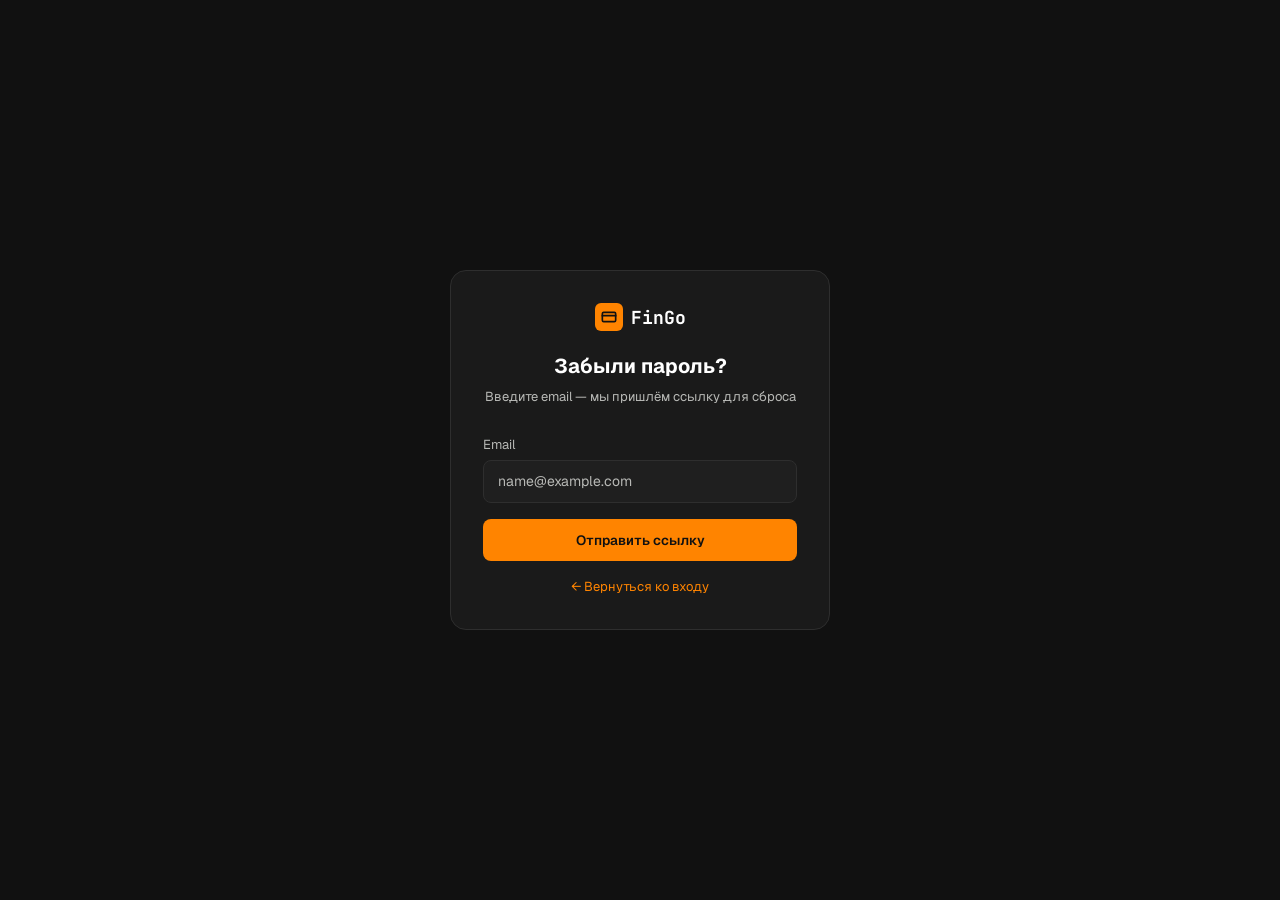
<file: web/forgot-password.html>
<!DOCTYPE html>
<html lang="ru">
<head>
  <meta charset="UTF-8" />
  <meta name="viewport" content="width=device-width, initial-scale=1.0" />
  <title>FinGo — Восстановление пароля</title>
  <link rel="preconnect" href="https://fonts.googleapis.com" />
  <link rel="preconnect" href="https://fonts.gstatic.com" crossorigin />
  <link rel="stylesheet" href="https://fonts.googleapis.com/css2?family=JetBrains+Mono:wght@400;500;600;700&family=Geist:wght@400;500;600;700&display=swap" />
  <link rel="stylesheet" href="css/style.css?v=2" />
</head>
<body>
  <div class="auth-page">
    <div class="auth-card">
      <div class="auth-header">
        <div class="auth-logo">
          <div class="logo-icon">
            <svg width="16" height="16" viewBox="0 0 24 24" fill="none" stroke="#111" stroke-width="2.5" stroke-linecap="round" stroke-linejoin="round">
              <rect x="2" y="5" width="20" height="14" rx="2"/><line x1="2" y1="10" x2="22" y2="10"/>
            </svg>
          </div>
          FinGo
        </div>
        <h1 class="auth-title">Забыли пароль?</h1>
        <p class="auth-subtitle">Введите email — мы пришлём ссылку для сброса</p>
      </div>

      <div id="successBox" style="display:none;color:#16a34a;font-size:13px;margin-bottom:16px;padding:12px 14px;background:rgba(22,163,74,0.08);border-radius:8px;border:1px solid rgba(22,163,74,0.3)">
        Если аккаунт с таким email существует, письмо со ссылкой для сброса пароля отправлено. Проверьте почту.
      </div>

      <form id="forgotForm" onsubmit="handleForgot(event)">
        <div class="form-group">
          <label class="form-label">Email</label>
          <input type="email" id="email" class="form-input" placeholder="name@example.com" required />
        </div>

        <div id="forgotError" style="display:none;color:var(--destructive);font-size:13px;margin-bottom:12px;padding:10px 14px;background:rgba(255,92,51,0.1);border-radius:8px;border:1px solid rgba(255,92,51,0.3)"></div>

        <button type="submit" id="forgotBtn" class="btn btn-primary" style="width:100%;justify-content:center;padding:11px;">
          Отправить ссылку
        </button>
      </form>

      <p class="auth-footer">
        <a href="/">← Вернуться ко входу</a>
      </p>
    </div>
  </div>

  <script>
    async function handleForgot(e) {
      e.preventDefault();
      const btn = document.getElementById('forgotBtn');
      const errBox = document.getElementById('forgotError');
      const successBox = document.getElementById('successBox');

      btn.disabled = true;
      btn.textContent = 'Отправка...';
      errBox.style.display = 'none';
      successBox.style.display = 'none';

      try {
        const res = await fetch('/api/auth/forgot-password', {
          method: 'POST',
          headers: { 'Content-Type': 'application/json' },
          body: JSON.stringify({ email: document.getElementById('email').value }),
        });

        if (res.ok) {
          document.getElementById('forgotForm').style.display = 'none';
          successBox.style.display = 'block';
          return;
        }

        const data = await res.json().catch(() => ({}));
        errBox.textContent = data.message || 'Ошибка сервера';
        errBox.style.display = 'block';
      } catch {
        // Бэкенд недоступен — показываем success (dev-режим)
        document.getElementById('forgotForm').style.display = 'none';
        successBox.style.display = 'block';
      } finally {
        btn.disabled = false;
        btn.textContent = 'Отправить ссылку';
      }
    }
  </script>
</body>
</html>
</file>
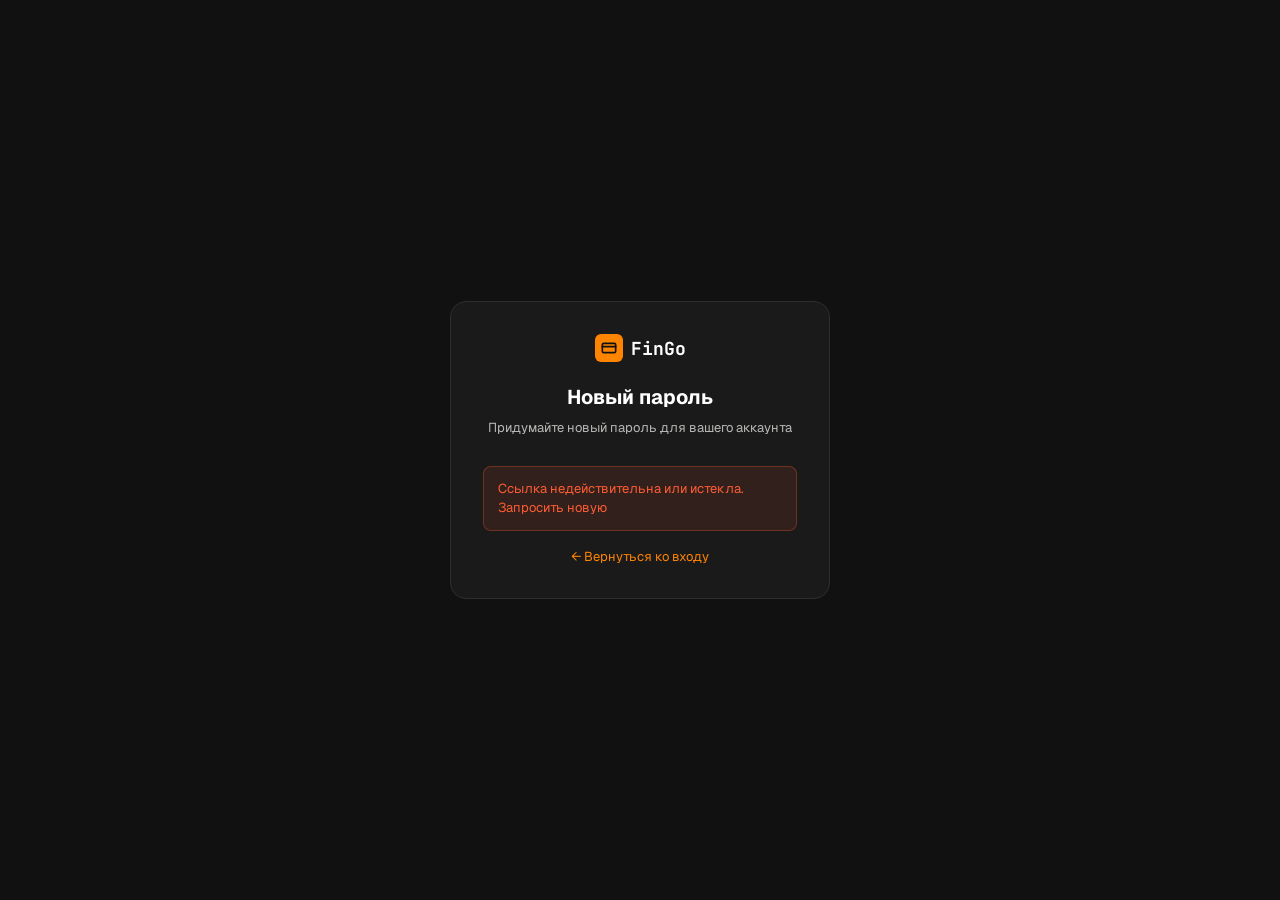
<file: web/reset-password.html>
<!DOCTYPE html>
<html lang="ru">
<head>
  <meta charset="UTF-8" />
  <meta name="viewport" content="width=device-width, initial-scale=1.0" />
  <title>FinGo — Новый пароль</title>
  <link rel="preconnect" href="https://fonts.googleapis.com" />
  <link rel="preconnect" href="https://fonts.gstatic.com" crossorigin />
  <link rel="stylesheet" href="https://fonts.googleapis.com/css2?family=JetBrains+Mono:wght@400;500;600;700&family=Geist:wght@400;500;600;700&display=swap" />
  <link rel="stylesheet" href="css/style.css?v=2" />
</head>
<body>
  <div class="auth-page">
    <div class="auth-card">
      <div class="auth-header">
        <div class="auth-logo">
          <div class="logo-icon">
            <svg width="16" height="16" viewBox="0 0 24 24" fill="none" stroke="#111" stroke-width="2.5" stroke-linecap="round" stroke-linejoin="round">
              <rect x="2" y="5" width="20" height="14" rx="2"/><line x1="2" y1="10" x2="22" y2="10"/>
            </svg>
          </div>
          FinGo
        </div>
        <h1 class="auth-title">Новый пароль</h1>
        <p class="auth-subtitle">Придумайте новый пароль для вашего аккаунта</p>
      </div>

      <!-- Невалидный/просроченный токен -->
      <div id="invalidTokenBox" style="display:none;color:var(--destructive);font-size:13px;margin-bottom:16px;padding:12px 14px;background:rgba(255,92,51,0.1);border-radius:8px;border:1px solid rgba(255,92,51,0.3)">
        Ссылка недействительна или истекла. <a href="/forgot-password">Запросить новую</a>
      </div>

      <!-- Успех -->
      <div id="successBox" style="display:none;color:#16a34a;font-size:13px;margin-bottom:16px;padding:12px 14px;background:rgba(22,163,74,0.08);border-radius:8px;border:1px solid rgba(22,163,74,0.3)">
        Пароль успешно изменён. <a href="/">Войти</a>
      </div>

      <form id="resetForm" onsubmit="handleReset(event)">
        <div class="form-group">
          <label class="form-label">Новый пароль</label>
          <div class="input-wrapper">
            <input type="password" id="pwd" class="form-input" placeholder="Минимум 6 символов" required minlength="6" />
            <span class="input-icon" onclick="togglePwd('pwd', 'eye-icon-1')">
              <svg id="eye-icon-1" viewBox="0 0 24 24"><path d="M1 12s4-8 11-8 11 8 11 8-4 8-11 8-11-8-11-8z"/><circle cx="12" cy="12" r="3"/></svg>
            </span>
          </div>
        </div>

        <div class="form-group">
          <label class="form-label">Повторите пароль</label>
          <div class="input-wrapper">
            <input type="password" id="pwd2" class="form-input" placeholder="••••••••" required />
            <span class="input-icon" onclick="togglePwd('pwd2', 'eye-icon-2')">
              <svg id="eye-icon-2" viewBox="0 0 24 24"><path d="M1 12s4-8 11-8 11 8 11 8-4 8-11 8-11-8-11-8z"/><circle cx="12" cy="12" r="3"/></svg>
            </span>
          </div>
        </div>

        <div id="resetError" style="display:none;color:var(--destructive);font-size:13px;margin-bottom:12px;padding:10px 14px;background:rgba(255,92,51,0.1);border-radius:8px;border:1px solid rgba(255,92,51,0.3)"></div>

        <button type="submit" id="resetBtn" class="btn btn-primary" style="width:100%;justify-content:center;padding:11px;">
          Сохранить пароль
        </button>
      </form>

      <p class="auth-footer" id="footerLink">
        <a href="/">← Вернуться ко входу</a>
      </p>
    </div>
  </div>

  <script>
    const token = new URLSearchParams(window.location.search).get('token');

    if (!token) {
      document.getElementById('resetForm').style.display = 'none';
      document.getElementById('invalidTokenBox').style.display = 'block';
    }

    function togglePwd(inputId, iconId) {
      const input = document.getElementById(inputId);
      const icon = document.getElementById(iconId);
      if (input.type === 'password') {
        input.type = 'text';
        icon.innerHTML = '<path d="M17.94 17.94A10.07 10.07 0 0112 20c-7 0-11-8-11-8a18.45 18.45 0 015.06-5.94"/><path d="M9.9 4.24A9.12 9.12 0 0112 4c7 0 11 8 11 8a18.5 18.5 0 01-2.16 3.19"/><line x1="1" y1="1" x2="23" y2="23"/>';
      } else {
        input.type = 'password';
        icon.innerHTML = '<path d="M1 12s4-8 11-8 11 8 11 8-4 8-11 8-11-8-11-8z"/><circle cx="12" cy="12" r="3"/>';
      }
    }

    async function handleReset(e) {
      e.preventDefault();
      const btn = document.getElementById('resetBtn');
      const errBox = document.getElementById('resetError');
      const pwd = document.getElementById('pwd').value;
      const pwd2 = document.getElementById('pwd2').value;

      errBox.style.display = 'none';

      if (pwd !== pwd2) {
        errBox.textContent = 'Пароли не совпадают';
        errBox.style.display = 'block';
        return;
      }

      btn.disabled = true;
      btn.textContent = 'Сохранение...';

      try {
        const res = await fetch('/api/auth/reset-password', {
          method: 'POST',
          headers: { 'Content-Type': 'application/json' },
          body: JSON.stringify({ token, new_password: pwd }),
        });

        if (res.ok || res.status === 204) {
          document.getElementById('resetForm').style.display = 'none';
          document.getElementById('successBox').style.display = 'block';
          return;
        }

        if (res.status === 400) {
          document.getElementById('resetForm').style.display = 'none';
          document.getElementById('invalidTokenBox').style.display = 'block';
          return;
        }

        const data = await res.json().catch(() => ({}));
        errBox.textContent = data.message || 'Ошибка сервера';
        errBox.style.display = 'block';
      } catch {
        errBox.textContent = 'Не удалось подключиться к серверу';
        errBox.style.display = 'block';
      } finally {
        btn.disabled = false;
        btn.textContent = 'Сохранить пароль';
      }
    }
  </script>
</body>
</html>
</file>
<file: web/css/style.css>
*, *::before, *::after { box-sizing: border-box; margin: 0; padding: 0; }

/* ─── ALPINE: скрыть до инициализации ────────────── */
[x-cloak] { display: none !important; }

/* ─── SKELETON LOADER ────────────────────────────── */
@keyframes shimmer {
  0%   { background-position: -600px 0; }
  100% { background-position: 600px 0; }
}
.skeleton {
  background: linear-gradient(90deg, #1f1f1f 25%, #2a2a2a 50%, #1f1f1f 75%);
  background-size: 600px 100%;
  animation: shimmer 1.4s infinite;
  border-radius: 8px;
}
.skeleton-text  { height: 14px; margin-bottom: 8px; }
.skeleton-title { height: 36px; width: 220px; margin-bottom: 16px; }
.skeleton-card  { height: 100px; border-radius: 12px; }
.skeleton-row   { height: 48px; border-radius: 6px; margin-bottom: 4px; }

/* ─── ERROR STATE ────────────────────────────────── */
.error-state {
  display: flex; flex-direction: column; align-items: center;
  justify-content: center; gap: 12px; padding: 48px;
  color: var(--destructive); text-align: center;
}
.error-state p { font-size: 13px; color: var(--muted-fg); max-width: 320px; }

/* ─── SPINNER ────────────────────────────────────── */
.spinner {
  width: 20px; height: 20px; border-radius: 50%;
  border: 2px solid var(--border);
  border-top-color: var(--primary);
  animation: spin 0.7s linear infinite;
  flex-shrink: 0;
}
@keyframes spin { to { transform: rotate(360deg); } }

:root {
  --bg: #111111;
  --card: #1A1A1A;
  --border: #2E2E2E;
  --primary: #FF8400;
  --primary-dark: #cc6a00;
  --foreground: #FFFFFF;
  --muted: #2E2E2E;
  --muted-fg: #B8B9B6;
  --sidebar: #18181b;
  --sidebar-accent: #2a2a30;
  --sidebar-border: rgba(255,255,255,0.1);
  --destructive: #FF5C33;
  --success: #B6FFCE;
  --success-bg: #222924;
  --input-bg: #1f1f1f;
  --radius: 12px;
  --radius-sm: 8px;
  --font-mono: 'JetBrains Mono', monospace;
  --font-sans: 'Geist', 'Inter', sans-serif;
}

body {
  font-family: var(--font-sans);
  background: var(--bg);
  color: var(--foreground);
  min-height: 100vh;
  font-size: 14px;
  line-height: 1.5;
}

a { color: inherit; text-decoration: none; }
button { cursor: pointer; border: none; background: none; font: inherit; }
input, select, textarea { font: inherit; }

/* ─── LAYOUT ─────────────────────────────────────── */
.app-layout {
  display: flex;
  min-height: 100vh;
}

/* ─── SIDEBAR ────────────────────────────────────── */
.sidebar {
  width: 220px;
  flex-shrink: 0;
  background: var(--sidebar);
  border-right: 1px solid var(--sidebar-border);
  display: flex;
  flex-direction: column;
  padding: 20px 12px;
  gap: 4px;
  position: fixed;
  top: 0; left: 0; bottom: 0;
}

.sidebar-logo {
  display: flex;
  align-items: center;
  gap: 8px;
  padding: 8px 12px 20px;
  font-family: var(--font-mono);
  font-size: 16px;
  font-weight: 700;
  color: var(--foreground);
}

.sidebar-logo .logo-icon {
  width: 28px; height: 28px;
  background: var(--primary);
  border-radius: 6px;
  display: flex; align-items: center; justify-content: center;
  font-size: 14px;
}

.nav-item {
  display: flex;
  align-items: center;
  gap: 10px;
  padding: 9px 12px;
  border-radius: var(--radius-sm);
  color: var(--muted-fg);
  font-size: 13.5px;
  font-weight: 500;
  transition: all 0.15s;
}

.nav-item:hover {
  background: var(--sidebar-accent);
  color: var(--foreground);
}

.nav-item.active {
  background: var(--sidebar-accent);
  color: var(--foreground);
}

.nav-item svg {
  width: 16px; height: 16px;
  flex-shrink: 0;
  stroke: currentColor;
  fill: none;
  stroke-width: 2;
  stroke-linecap: round;
  stroke-linejoin: round;
}

.sidebar-spacer { flex: 1; }

/* ─── MAIN CONTENT ───────────────────────────────── */
.main-content {
  flex: 1;
  margin-left: 220px;
  padding: 32px;
  min-height: 100vh;
  max-width: calc(100vw - 220px);
}

.page-header {
  display: flex;
  align-items: flex-start;
  justify-content: space-between;
  margin-bottom: 28px;
}

.page-title h1 {
  font-family: var(--font-mono);
  font-size: 32px;
  font-weight: 700;
  color: var(--foreground);
  line-height: 1.1;
}

.page-title p {
  color: var(--muted-fg);
  font-size: 13px;
  margin-top: 4px;
}

.page-date {
  color: var(--muted-fg);
  font-size: 13px;
  font-family: var(--font-mono);
}

/* ─── CARDS ──────────────────────────────────────── */
.card {
  background: var(--card);
  border: 1px solid var(--border);
  border-radius: var(--radius);
  padding: 20px 24px;
}

.card-sm { padding: 16px 20px; }

/* ─── STATS GRID ─────────────────────────────────── */
.stats-grid {
  display: grid;
  grid-template-columns: repeat(3, 1fr);
  gap: 16px;
  margin-bottom: 20px;
}

.stat-card {
  background: var(--card);
  border: 1px solid var(--border);
  border-radius: var(--radius);
  padding: 20px 24px;
}

.stat-label {
  font-size: 12px;
  color: var(--muted-fg);
  text-transform: uppercase;
  letter-spacing: 0.05em;
  margin-bottom: 8px;
}

.stat-value {
  font-family: var(--font-mono);
  font-size: 26px;
  font-weight: 700;
  color: var(--foreground);
}

.stat-badge {
  display: inline-flex;
  align-items: center;
  gap: 4px;
  font-size: 11px;
  font-weight: 600;
  padding: 3px 8px;
  border-radius: 20px;
  margin-top: 8px;
}

.badge-up { background: #1a3d2a; color: #4ade80; }
.badge-down { background: #3d1a1a; color: #f87171; }
.badge-neutral { background: var(--muted); color: var(--muted-fg); }

/* ─── BUTTONS ────────────────────────────────────── */
.btn {
  display: inline-flex;
  align-items: center;
  gap: 6px;
  padding: 8px 16px;
  border-radius: var(--radius-sm);
  font-size: 13.5px;
  font-weight: 600;
  transition: all 0.15s;
  white-space: nowrap;
}

.btn-primary {
  background: var(--primary);
  color: #111;
}
.btn-primary:hover { background: var(--primary-dark); }

.btn-secondary {
  background: var(--muted);
  color: var(--foreground);
  border: 1px solid var(--border);
}
.btn-secondary:hover { background: #3a3a3a; }

.btn-ghost {
  background: transparent;
  color: var(--muted-fg);
  border: 1px solid var(--border);
}
.btn-ghost:hover { background: var(--muted); color: var(--foreground); }

.btn-danger {
  background: transparent;
  color: var(--destructive);
  border: 1px solid var(--destructive);
}
.btn-danger:hover { background: rgba(255,92,51,0.1); }

.btn svg {
  width: 15px; height: 15px;
  stroke: currentColor;
  fill: none;
  stroke-width: 2;
  stroke-linecap: round;
  stroke-linejoin: round;
}

/* ─── FORM ELEMENTS ──────────────────────────────── */
.form-group { margin-bottom: 16px; }

.form-label {
  display: block;
  font-size: 13px;
  color: var(--muted-fg);
  margin-bottom: 6px;
}

.form-input {
  width: 100%;
  background: var(--input-bg);
  border: 1px solid var(--border);
  border-radius: var(--radius-sm);
  padding: 10px 14px;
  color: var(--foreground);
  font-size: 14px;
  transition: border-color 0.15s;
}

.form-input:focus {
  outline: none;
  border-color: var(--primary);
}

.form-input::placeholder { color: var(--muted-fg); }

.input-wrapper {
  position: relative;
}

.input-icon {
  position: absolute;
  right: 12px; top: 50%;
  transform: translateY(-50%);
  color: var(--muted-fg);
  cursor: pointer;
}

.input-icon svg {
  width: 16px; height: 16px;
  stroke: currentColor;
  fill: none;
  stroke-width: 2;
  stroke-linecap: round;
  stroke-linejoin: round;
}

/* ─── TABLE ──────────────────────────────────────── */
.table-container {
  background: var(--card);
  border: 1px solid var(--border);
  border-radius: var(--radius);
  overflow: hidden;
}

table {
  width: 100%;
  border-collapse: collapse;
}

th {
  text-align: left;
  padding: 12px 16px;
  font-size: 12px;
  font-weight: 600;
  color: var(--muted-fg);
  text-transform: uppercase;
  letter-spacing: 0.05em;
  border-bottom: 1px solid var(--border);
}

td {
  padding: 12px 16px;
  border-bottom: 1px solid var(--border);
  font-size: 13.5px;
  color: var(--foreground);
}

tr:last-child td { border-bottom: none; }
tr:hover td { background: rgba(255,255,255,0.02); }

.amount-pos { color: #4ade80; font-family: var(--font-mono); font-weight: 600; }
.amount-neg { color: #f87171; font-family: var(--font-mono); font-weight: 600; }
.amount-neutral { font-family: var(--font-mono); }

/* ─── CATEGORY DOT ───────────────────────────────── */
.cat-dot {
  width: 10px; height: 10px;
  border-radius: 50%;
  flex-shrink: 0;
}

/* ─── TAG / BADGE ────────────────────────────────── */
.tag {
  display: inline-flex;
  align-items: center;
  gap: 4px;
  padding: 3px 10px;
  border-radius: 20px;
  font-size: 12px;
  font-weight: 500;
}

.tag-income { background: var(--success-bg); color: #4ade80; }
.tag-expense { background: #3d1a1a; color: #f87171; }

/* ─── PROGRESS BAR ───────────────────────────────── */
.progress-bar-wrap {
  background: var(--muted);
  border-radius: 4px;
  height: 6px;
  overflow: hidden;
  flex: 1;
}

.progress-bar {
  height: 100%;
  border-radius: 4px;
  background: var(--primary);
  transition: width 0.3s;
}

.progress-bar.over { background: var(--destructive); }
.progress-bar.warn { background: #FF8400; }
.progress-bar.ok { background: #4ade80; }

/* ─── FILTERS BAR ────────────────────────────────── */
.filters-bar {
  display: flex;
  align-items: center;
  gap: 8px;
  margin-bottom: 20px;
  flex-wrap: wrap;
}

.filter-chip {
  display: inline-flex;
  align-items: center;
  gap: 6px;
  padding: 6px 12px;
  border-radius: 20px;
  font-size: 12.5px;
  font-weight: 500;
  background: var(--muted);
  color: var(--foreground);
  border: 1px solid var(--border);
  cursor: pointer;
  transition: all 0.15s;
}

.filter-chip.active { background: var(--primary); color: #111; border-color: var(--primary); }
.filter-chip:hover:not(.active) { background: #3a3a3a; }

.filter-chip svg {
  width: 13px; height: 13px;
  stroke: currentColor;
  fill: none;
  stroke-width: 2;
  stroke-linecap: round;
  stroke-linejoin: round;
}

/* ─── PAGINATION ─────────────────────────────────── */
.pagination {
  display: flex;
  align-items: center;
  justify-content: flex-end;
  gap: 4px;
  padding: 12px 16px;
  border-top: 1px solid var(--border);
}

.page-btn {
  width: 32px; height: 32px;
  display: flex; align-items: center; justify-content: center;
  border-radius: var(--radius-sm);
  font-size: 13px;
  background: transparent;
  color: var(--muted-fg);
  border: 1px solid var(--border);
  transition: all 0.15s;
}

.page-btn.active { background: var(--primary); color: #111; border-color: var(--primary); }
.page-btn:hover:not(.active) { background: var(--muted); color: var(--foreground); }

/* ─── TOGGLE / TYPE SWITCH ───────────────────────── */
.type-toggle {
  display: inline-flex;
  background: var(--muted);
  border-radius: 20px;
  padding: 3px;
  gap: 2px;
}

.toggle-opt {
  padding: 6px 20px;
  border-radius: 20px;
  font-size: 13px;
  font-weight: 600;
  color: var(--muted-fg);
  transition: all 0.15s;
  cursor: pointer;
}

.toggle-opt.active {
  background: var(--primary);
  color: #111;
}

/* ─── SECTION HEADER ─────────────────────────────── */
.section-header {
  display: flex;
  align-items: center;
  justify-content: space-between;
  margin-bottom: 16px;
}

.section-title {
  font-size: 14px;
  font-weight: 600;
  color: var(--muted-fg);
  text-transform: uppercase;
  letter-spacing: 0.05em;
}

/* ─── TOTAL BALANCE CARD ─────────────────────────── */
.balance-card {
  background: var(--card);
  border: 1px solid var(--border);
  border-radius: var(--radius);
  padding: 28px 32px;
  margin-bottom: 20px;
}

.balance-label {
  font-size: 13px;
  color: var(--muted-fg);
  margin-bottom: 8px;
}

.balance-value {
  font-family: var(--font-mono);
  font-size: 40px;
  font-weight: 700;
  color: var(--foreground);
  line-height: 1;
}

/* ─── ACCOUNT ITEM ───────────────────────────────── */
.account-item {
  display: flex;
  align-items: center;
  gap: 16px;
  padding: 16px 20px;
  border: 1px solid var(--border);
  border-radius: var(--radius);
  margin-bottom: 10px;
  background: var(--card);
  transition: border-color 0.15s;
}

.account-item:hover { border-color: #444; }

.account-icon {
  width: 40px; height: 40px;
  border-radius: 10px;
  display: flex; align-items: center; justify-content: center;
  font-size: 18px;
  flex-shrink: 0;
}

.account-info { flex: 1; }
.account-name { font-weight: 600; font-size: 14px; }
.account-type { font-size: 12px; color: var(--muted-fg); margin-top: 2px; }
.account-amount { font-family: var(--font-mono); font-size: 15px; font-weight: 700; }

.account-actions { display: flex; gap: 6px; }
.icon-btn {
  width: 32px; height: 32px;
  display: flex; align-items: center; justify-content: center;
  border-radius: var(--radius-sm);
  background: var(--muted);
  color: var(--muted-fg);
  transition: all 0.15s;
}
.icon-btn:hover { background: #3a3a3a; color: var(--foreground); }
.icon-btn svg {
  width: 14px; height: 14px;
  stroke: currentColor; fill: none;
  stroke-width: 2; stroke-linecap: round; stroke-linejoin: round;
}

/* ─── RECURRING ITEM ─────────────────────────────── */
.recurring-item {
  display: flex;
  align-items: center;
  gap: 16px;
  padding: 14px 20px;
  border: 1px solid var(--border);
  border-radius: var(--radius);
  margin-bottom: 8px;
  background: var(--card);
}

.recurring-icon {
  width: 36px; height: 36px;
  border-radius: 8px;
  background: var(--muted);
  display: flex; align-items: center; justify-content: center;
  font-size: 16px;
}

.recurring-info { flex: 1; }
.recurring-name { font-weight: 600; font-size: 14px; }
.recurring-desc { font-size: 12px; color: var(--muted-fg); margin-top: 2px; }
.recurring-amount { font-family: var(--font-mono); font-weight: 700; font-size: 15px; margin-right: 16px; }

/* ─── CATEGORY ITEM ──────────────────────────────── */
.category-section {
  background: var(--card);
  border: 1px solid var(--border);
  border-radius: var(--radius);
  overflow: hidden;
  margin-bottom: 16px;
}

.category-section-header {
  display: flex;
  align-items: center;
  gap: 10px;
  padding: 14px 20px;
  cursor: pointer;
  user-select: none;
}

.category-section-title {
  font-weight: 600;
  font-size: 14px;
  flex: 1;
}

.category-count {
  font-size: 12px;
  color: var(--muted-fg);
  background: var(--muted);
  padding: 2px 8px;
  border-radius: 20px;
}

.category-item {
  display: flex;
  align-items: center;
  gap: 12px;
  padding: 12px 20px;
  border-top: 1px solid var(--border);
}

.category-item:hover { background: rgba(255,255,255,0.02); }

.cat-icon {
  width: 28px; height: 28px;
  border-radius: 50%;
  display: flex; align-items: center; justify-content: center;
}

.cat-name { flex: 1; font-size: 14px; }
.cat-actions { display: flex; gap: 6px; }

/* ─── CHART CONTAINER ────────────────────────────── */
.chart-container {
  position: relative;
  height: 200px;
}

.chart-legend {
  display: flex;
  gap: 16px;
  justify-content: flex-end;
  margin-bottom: 8px;
}

.legend-item {
  display: flex;
  align-items: center;
  gap: 6px;
  font-size: 12px;
  color: var(--muted-fg);
}

.legend-dot {
  width: 10px; height: 10px;
  border-radius: 2px;
}

/* ─── GLOWING ORBS (404) ─────────────────────────── */
.orb {
  position: absolute;
  border-radius: 50%;
  filter: blur(80px);
  pointer-events: none;
}

/* ─── LOGIN PAGE ─────────────────────────────────── */
.auth-page {
  display: flex;
  align-items: center;
  justify-content: center;
  min-height: 100vh;
  background: var(--bg);
}

.auth-card {
  width: 380px;
  max-width: calc(100vw - 32px);
  background: var(--card);
  border: 1px solid var(--border);
  border-radius: 16px;
  padding: 32px;
}

.auth-header {
  text-align: center;
  margin-bottom: 28px;
}

.auth-logo {
  display: inline-flex;
  align-items: center;
  gap: 8px;
  font-family: var(--font-mono);
  font-size: 18px;
  font-weight: 700;
  margin-bottom: 20px;
}

.auth-logo .logo-icon {
  width: 28px; height: 28px;
  background: var(--primary);
  border-radius: 6px;
  display: flex; align-items: center; justify-content: center;
  font-size: 14px;
}

.auth-title {
  font-size: 20px;
  font-weight: 700;
  margin-bottom: 6px;
}

.auth-subtitle {
  font-size: 13px;
  color: var(--muted-fg);
}

.auth-footer {
  text-align: center;
  margin-top: 16px;
  font-size: 13px;
  color: var(--muted-fg);
}

.auth-footer a { color: var(--primary); }

.forgot-link {
  float: right;
  font-size: 12px;
  color: var(--primary);
}

.form-row-header {
  display: flex;
  align-items: center;
  justify-content: space-between;
  margin-bottom: 6px;
}

/* ─── DASHBOARD TWO-COL ──────────────────────────── */
.dashboard-cols {
  display: grid;
  grid-template-columns: 1fr 320px;
  gap: 20px;
}

.dashboard-left { min-width: 0; }
.dashboard-right { min-width: 0; }

/* ─── TRANSACTION ROW ────────────────────────────── */
.tx-row {
  display: flex;
  align-items: center;
  gap: 12px;
  padding: 12px 0;
  border-bottom: 1px solid var(--border);
}
.tx-row:last-child { border-bottom: none; }

.tx-icon {
  width: 36px; height: 36px;
  border-radius: 8px;
  background: var(--muted);
  display: flex; align-items: center; justify-content: center;
  font-size: 16px;
  flex-shrink: 0;
}

.tx-info { flex: 1; min-width: 0; }
.tx-name { font-weight: 600; font-size: 14px; white-space: nowrap; overflow: hidden; text-overflow: ellipsis; }
.tx-cat { font-size: 12px; color: var(--muted-fg); }
.tx-amount { font-family: var(--font-mono); font-weight: 700; font-size: 14px; flex-shrink: 0; }

/* ─── DIVIDER ────────────────────────────────────── */
.divider {
  border: none;
  border-top: 1px solid var(--border);
  margin: 16px 0;
}

/* ─── SCROLLBAR ──────────────────────────────────── */
::-webkit-scrollbar { width: 6px; }
::-webkit-scrollbar-track { background: var(--bg); }
::-webkit-scrollbar-thumb { background: var(--border); border-radius: 3px; }
::-webkit-scrollbar-thumb:hover { background: #444; }

/* ─── RESPONSIVE ─────────────────────────────────── */
@media (max-width: 1024px) {
  .stats-grid { grid-template-columns: repeat(2, 1fr); }
  .dashboard-cols { grid-template-columns: 1fr; }
}

/* ─── TABLET (769–900px) ─────────────────────────── */
@media (max-width: 900px) {
  .sidebar { width: 180px; }
  .main-content { margin-left: 180px; padding: 24px; max-width: calc(100vw - 180px); }
}

/* ─── MOBILE: sidebar → bottom tab bar ──────────── */
@media (max-width: 768px) {
  /* ── Bottom tab bar (горизонтальный скролл) ── */
  .sidebar {
    width: 100%;
    height: 62px;
    top: auto;
    bottom: 0;
    left: 0;
    right: 0;
    flex-direction: row;
    padding: 0;
    padding-bottom: env(safe-area-inset-bottom);
    gap: 0;
    border-right: none;
    border-top: 1px solid var(--sidebar-border);
    overflow-x: auto;
    overflow-y: hidden;
    scrollbar-width: none;
    -ms-overflow-style: none;
    z-index: 200;
    align-items: stretch;
    background: rgba(24, 24, 27, 0.95);
    backdrop-filter: blur(16px);
    -webkit-backdrop-filter: blur(16px);
  }

  .sidebar::-webkit-scrollbar { display: none; }

  /* Скрываем logo, spacer и кнопку Выйти */
  .sidebar-logo,
  .sidebar-spacer { display: none !important; }

  .sidebar > *:nth-child(11) { display: none !important; }

  /* Каждый пункт — фиксированная ширина, иконка + подпись */
  .nav-item {
    flex: 0 0 64px;
    flex-direction: column;
    padding: 8px 4px 5px;
    gap: 3px;
    justify-content: center;
    align-items: center;
    border-radius: 0;
    color: #666;
    position: relative;
    transition: color 0.15s;
  }

  .nav-item:hover { background: transparent; color: var(--muted-fg); }

  /* Оранжевая полоска сверху у активного */
  .nav-item.active {
    color: var(--primary);
    background: transparent;
  }
  .nav-item.active::before {
    content: '';
    position: absolute;
    top: 0; left: 50%;
    transform: translateX(-50%);
    width: 28px; height: 3px;
    background: var(--primary);
    border-radius: 0 0 3px 3px;
  }

  /* Иконки */
  .nav-item svg { width: 20px; height: 20px; }

  /* Подписи — маленькие */
  .nav-item span {
    display: block !important;
    font-size: 9px;
    line-height: 1;
    text-align: center;
    white-space: nowrap;
    overflow: hidden;
    text-overflow: ellipsis;
    max-width: 60px;
  }

  /* ── Контент ── */
  .main-content {
    margin-left: 0;
    padding: 16px 16px calc(62px + env(safe-area-inset-bottom) + 20px);
    max-width: 100vw;
  }

  /* ── Page header — вертикально ── */
  .page-header {
    flex-direction: column;
    align-items: flex-start;
    gap: 10px;
    margin-bottom: 16px;
  }
  .page-header > div { width: 100%; }
  .page-title h1 { font-size: 22px; }
  .page-title p { font-size: 12px; }

  /* Кнопка действия — полная ширина */
  .page-header .btn-primary {
    width: 100%;
    justify-content: center;
  }

  /* ── Сетки ── */
  .stats-grid { grid-template-columns: 1fr; gap: 10px; }
  .dashboard-cols { grid-template-columns: 1fr; }
  .two-col { grid-template-columns: 1fr !important; }

  /* ── Размеры цифр баланса ── */
  .balance-value { font-size: 26px; }
  .total-value { font-size: 26px !important; }
  .stat-value { font-size: 20px; }

  /* ── Карточки — меньше padding ── */
  .card { padding: 14px 16px; }
  .stat-card { padding: 14px 16px; }
  .balance-card { padding: 18px 16px; }

  /* ── Account item — стек на мобиле ── */
  .account-amount { font-size: 14px; }

  /* ── Auth ── */
  .auth-card {
    width: calc(100% - 32px);
    padding: 24px 20px;
  }

  /* ── Таблицы — горизонтальный скролл ── */
  .table-container {
    overflow-x: auto;
    -webkit-overflow-scrolling: touch;
  }
  table { min-width: 480px; }

  /* ── Модалки — bottom sheet ── */
  .modal-overlay {
    align-items: flex-end;
    padding: 0;
  }
  .modal-overlay > div {
    width: 100% !important;
    max-width: 100% !important;
    border-radius: 20px 20px 0 0 !important;
    padding-bottom: calc(24px + env(safe-area-inset-bottom)) !important;
    max-height: 92vh;
    overflow-y: auto;
  }

  /* ── Фильтры ── */
  .filters-bar { gap: 6px; }
  .filter-chip { font-size: 12px; padding: 5px 10px; }

  /* ── Reports ── */
  .reports-grid { grid-template-columns: 1fr !important; }

  /* ── Settings form ── */
  .form-actions { flex-direction: column-reverse; }
  .form-actions .btn { width: 100%; justify-content: center; }
}

/* ─── SMALL PHONES (≤ 375px) ─────────────────────── */
@media (max-width: 375px) {
  .main-content { padding: 12px 12px calc(62px + env(safe-area-inset-bottom) + 20px); }
  .page-title h1 { font-size: 20px; }
}
</file>
